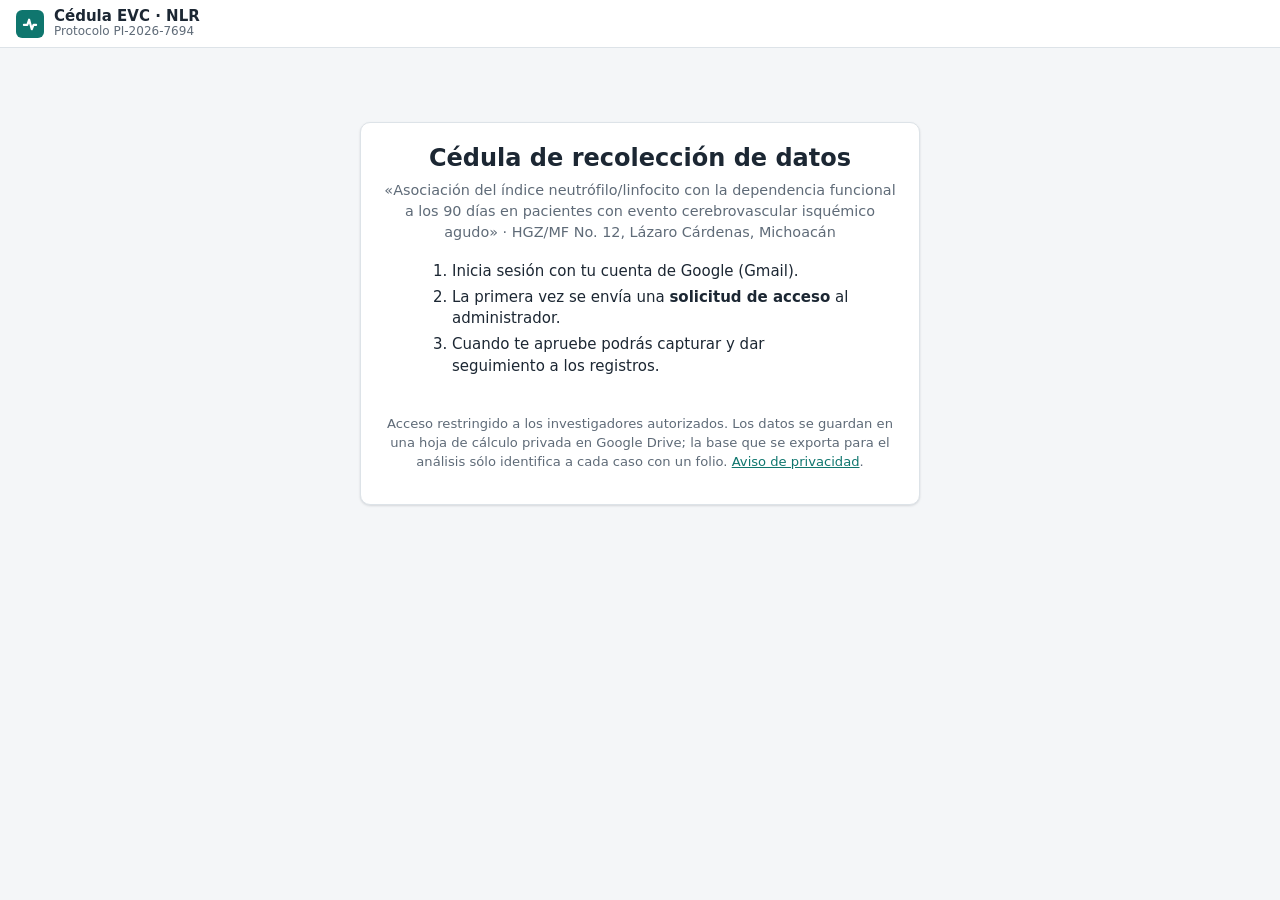
<file: docs/index.html>
<!doctype html>
<html lang="es">
<head>
  <meta charset="utf-8">
  <meta name="viewport" content="width=device-width, initial-scale=1">
  <meta name="robots" content="noindex, nofollow">
  <meta name="referrer" content="strict-origin-when-cross-origin">
  <title>Cédula EVC · NLR</title>
  <meta name="description" content="Cédula electrónica de recolección de datos del protocolo PI-2026-7694 (EVC isquémico agudo e índice neutrófilo/linfocito).">
  <link rel="icon" href="data:image/svg+xml,%3Csvg xmlns='http://www.w3.org/2000/svg' viewBox='0 0 32 32'%3E%3Crect width='32' height='32' rx='7' fill='%230f766e'/%3E%3Cpath d='M9 17h4l2-6 3 11 2-5h3' stroke='white' stroke-width='2.4' fill='none' stroke-linecap='round' stroke-linejoin='round'/%3E%3C/svg%3E">
  <link rel="apple-touch-icon" href="icons/icono-180.png">
  <link rel="manifest" href="manifest.webmanifest">
  <meta name="theme-color" content="#0f766e">
  <meta name="apple-mobile-web-app-title" content="Cédula EVC">
  <!-- ?v=… obliga a celulares y computadoras a descargar la versión nueva tras cada publicación -->
  <link rel="stylesheet" href="css/estilos.css?v=1.2.0">
  <script src="https://accounts.google.com/gsi/client" async defer></script>
</head>
<body>
  <header class="barra">
    <a class="marca" href="#/registros" aria-label="Inicio">
      <span class="logo" aria-hidden="true">
        <svg viewBox="0 0 32 32" width="28" height="28"><rect width="32" height="32" rx="7" fill="currentColor"/><path d="M9 17h4l2-6 3 11 2-5h3" stroke="#fff" stroke-width="2.4" fill="none" stroke-linecap="round" stroke-linejoin="round"/></svg>
      </span>
      <span class="marca-texto"><b>Cédula EVC · NLR</b><small>Protocolo PI-2026-7694</small></span>
    </a>
    <nav id="nav" class="nav" hidden>
      <a href="#/registros" data-vista="registros">Registros</a>
      <a href="#/nuevo" data-vista="nuevo">Nuevo</a>
      <a href="#/usuarios" data-vista="usuarios" class="solo-admin" hidden>Usuarios <span id="contador-pendientes" class="contador" hidden></span></a>
      <a href="#/exportar" data-vista="exportar" class="solo-admin" hidden>Exportar</a>
      <a href="#/ayuda" data-vista="ayuda">Ayuda</a>
    </nav>
    <div id="usuario" class="usuario" hidden>
      <span id="usuario-nombre" class="usuario-nombre"></span>
      <button id="btn-salir" class="boton secundario chico" type="button">Salir</button>
    </div>
  </header>

  <div id="banner-demo" class="banner-demo" hidden>
    <b>Modo demostración.</b> Los datos se guardan sólo en este navegador y no llegan a Google Drive.
    <a id="salir-demo" href="./" hidden>Salir e iniciar sesión con Google</a>
  </div>

  <main id="app">
    <!-- ===================== Inicio de sesión ===================== -->
    <section id="vista-login" class="vista" hidden>
      <div class="tarjeta login">
        <h1>Cédula de recolección de datos</h1>
        <p class="titulo-protocolo" id="titulo-protocolo"></p>
        <ol class="pasos-login">
          <li>Inicia sesión con tu cuenta de Google (Gmail).</li>
          <li>La primera vez se envía una <b>solicitud de acceso</b> al administrador.</li>
          <li>Cuando te apruebe podrás capturar y dar seguimiento a los registros.</li>
        </ol>
        <div id="aviso-navegador" class="aviso aviso-navegador" hidden></div>
        <div id="boton-google" class="boton-google"></div>
        <a id="enlace-real" class="boton primario" href="./" hidden>Iniciar sesión con Google</a>
        <button id="btn-demo" class="boton secundario" type="button" hidden>Entrar en modo demostración</button>
        <p class="nota">Acceso restringido a los investigadores autorizados. Los datos se guardan en una hoja de cálculo privada en Google Drive;
          la base que se exporta para el análisis sólo identifica a cada caso con un folio.
          <a href="privacidad.html">Aviso de privacidad</a>.</p>
      </div>
    </section>

    <!-- ===================== Pendiente de aprobación ===================== -->
    <section id="vista-pendiente" class="vista" hidden>
      <div class="tarjeta login">
        <h1 id="pendiente-titulo">Solicitud enviada</h1>
        <p id="pendiente-texto"></p>
        <div class="acciones-centro">
          <button id="btn-comprobar" class="boton primario" type="button">Volver a comprobar</button>
          <button id="btn-salir-2" class="boton secundario" type="button">Salir</button>
        </div>
      </div>
    </section>

    <!-- ===================== Lista de registros ===================== -->
    <section id="vista-registros" class="vista" hidden>
      <div class="cabecera-vista">
        <h2>Registros</h2>
        <a class="boton primario" href="#/nuevo">+ Nuevo registro</a>
      </div>
      <div id="resumen-registros" class="tarjetas-resumen"></div>
      <div class="filtros">
        <input id="buscar" type="search" placeholder="Buscar folio (EVC-001)…" aria-label="Buscar folio">
        <select id="filtro-estado" aria-label="Filtrar por seguimiento">
          <option value="">Todos los estados</option>
          <option value="en_ventana">En ventana de 90 días (contactar)</option>
          <option value="programado">Seguimiento programado</option>
          <option value="vencido">Ventana vencida</option>
          <option value="completo">Seguimiento completo</option>
          <option value="sin_fecha">Falta fecha del evento</option>
          <option value="no_incluido">No incluidos</option>
          <option value="eliminado">Eliminados</option>
        </select>
      </div>
      <div class="tabla-contenedor">
        <table id="tabla-registros" class="tabla">
          <thead>
            <tr><th>Folio</th><th>Fase</th><th>Evento</th><th>Dictamen</th><th>NIHSS</th><th>NLR</th><th>mRS 90</th><th>Seguimiento</th><th>Avance</th><th>Modificado</th></tr>
          </thead>
          <tbody></tbody>
        </table>
      </div>
    </section>

    <!-- ===================== Formulario ===================== -->
    <section id="vista-formulario" class="vista" hidden>
      <div class="cabecera-form">
        <a href="#/registros" class="enlace-volver">← Registros</a>
        <h2 id="titulo-form">Registro</h2>
        <div class="avance-global"><div class="barra-avance"><span id="avance-global-barra"></span></div><span id="avance-global-texto"></span></div>
      </div>
      <nav id="indice-secciones" class="indice-secciones" aria-label="Secciones del formulario"></nav>
      <div id="aviso-borrador" class="aviso" hidden></div>
      <form id="formulario" novalidate autocomplete="off"></form>
      <section id="seccion-archivos" class="seccion archivos" aria-labelledby="titulo-archivos">
        <div class="archivos-cabecera">
          <h3 id="titulo-archivos">Archivos adjuntos</h3>
          <span class="texto-tenue">PDF, fotos y videos (hasta 250 MB c/u). Se guardan en la carpeta de este folio en Google Drive.</span>
        </div>
        <label id="btn-adjuntar" class="boton primario" hidden>📎 Adjuntar archivos
          <input type="file" id="input-archivos" multiple accept="application/pdf,image/*,video/*" hidden>
        </label>
        <p id="archivos-aviso" class="texto-tenue"></p>
        <ul id="lista-subidas" class="lista-archivos"></ul>
        <ul id="lista-archivos" class="lista-archivos"></ul>
        <a id="enlace-carpeta" class="enlace-carpeta" target="_blank" rel="noopener" hidden>Abrir la carpeta de este folio en Google Drive ↗</a>
      </section>
      <div class="pie-guardar">
        <button id="btn-avisos" class="avisos-resumen" type="button" hidden></button>
        <span id="estado-guardado" class="estado-guardado"></span>
        <button id="btn-guardar" class="boton primario" type="button">Guardar registro</button>
      </div>
    </section>

    <!-- ===================== Usuarios (administrador) ===================== -->
    <section id="vista-usuarios" class="vista" hidden>
      <div class="cabecera-vista">
        <h2>Usuarios y solicitudes de acceso</h2>
      </div>
      <p class="texto-tenue">Aprueba sólo a las personas autorizadas por el protocolo. El rol <b>admin</b> permite aprobar usuarios y exportar la base.</p>
      <div class="tabla-contenedor">
        <table id="tabla-usuarios" class="tabla">
          <thead><tr><th>Cuenta</th><th>Estado</th><th>Rol</th><th>Solicitud</th><th>Último acceso</th><th>Acciones</th></tr></thead>
          <tbody></tbody>
        </table>
      </div>
    </section>

    <!-- ===================== Exportar (administrador) ===================== -->
    <section id="vista-exportar" class="vista" hidden>
      <div class="cabecera-vista"><h2>Exportar a SPSS</h2></div>
      <div id="resumen-exportar" class="tarjetas-resumen"></div>
      <div class="tarjeta">
        <ol class="pasos-exportar">
          <li><b>Descarga la base</b> (CSV con valores codificados, una fila por paciente).
            <div><button id="btn-csv" class="boton primario" type="button">Descargar base (.csv)</button></div></li>
          <li><b>Descarga la sintaxis</b> el mismo día (contiene el nombre del CSV, las etiquetas de variables y de valores y el nivel de medición).
            <div><button id="btn-sps" class="boton primario" type="button">Descargar sintaxis SPSS (.sps)</button></div></li>
          <li>Guarda ambos archivos en una carpeta, por ejemplo <code>C:\SPSS\Protocolo_EVC</code>.</li>
          <li>En <b>SPSS 27</b>: Archivo → Abrir → Sintaxis… → elige el .sps, escribe la ruta de tu carpeta en la línea <code>CD</code> y usa Ejecutar → Todo.
            Se crea <code>base_evc.sav</code> listo para el análisis.</li>
        </ol>
        <p id="enlace-hoja" class="texto-tenue"></p>
      </div>
    </section>

    <!-- ===================== Ayuda ===================== -->
    <section id="vista-ayuda" class="vista" hidden>
      <div class="cabecera-vista"><h2>Ayuda</h2></div>
      <div class="tarjeta prosa">
        <h3>Flujo de trabajo</h3>
        <ol>
          <li><b>Nuevo registro:</b> el folio se propone automáticamente (EVC-001, EVC-002…). Verifica los criterios de selección: el dictamen se calcula solo.</li>
          <li>Captura las secciones II a VI desde el expediente clínico electrónico. El NLR, su categoría, la categoría NIHSS, el tiempo síntomas-puerta y la ventana de seguimiento se calculan automáticamente.</li>
          <li>Puedes <b>guardar con datos incompletos</b> y volver después. La lista de registros indica cuándo abre la ventana de 90 ± 14 días de cada paciente.</li>
          <li><b>Seguimiento a 90 días:</b> abre el registro, captura la fuente de información, la mRS (usa el asistente de entrevista telefónica del Anexo 6 si aplica) y la mortalidad.</li>
        </ol>
        <h3>Usar en el celular (iPhone y Android)</h3>
        <ol>
          <li>Abre <b>https://davmz86.github.io/protocolo-ictus-inl/</b> en <b>Safari</b> (iPhone) o <b>Chrome</b> (Android).
            Si llegó por WhatsApp, Facebook u otra app, usa «Abrir en el navegador»: dentro de esas apps Google puede bloquear el inicio de sesión.</li>
          <li>Toca <b>Acceder con Google</b> y elige tu cuenta. Si no aparece la ventana de Google, permite las ventanas emergentes para este sitio.</li>
          <li>Para tenerla como app: iPhone → botón <b>Compartir</b> → «Agregar a pantalla de inicio»; Android → menú <b>⋮</b> → «Agregar a la pantalla principal».</li>
          <li>Si ves «Modo demostración», toca «Salir e iniciar sesión con Google» o abre la dirección sin <code>?demo</code> al final.</li>
        </ol>
        <h3>Confidencialidad</h3>
        <p>El nombre, el NSS y el teléfono del paciente (marcados 🔒) sirven sólo para localizar el expediente y hacer el seguimiento.
          Se guardan aparte, en la hoja «Identificacion», y <b>nunca</b> se incluyen en la exportación a SPSS ni en la lista de registros.
          No los escribas en otros campos (por ejemplo, en observaciones). Los archivos adjuntos pueden contener datos personales:
          súbelos sólo cuando sean necesarios para el protocolo.</p>
        <h3>Escala de Rankin modificada (Anexo 4)</h3>
        <div id="tabla-mrs"></div>
        <h3>Diccionario de variables</h3>
        <p class="texto-tenue">Nombre de la variable en la hoja de datos y en SPSS, etiqueta y codificación.</p>
        <div class="tabla-contenedor"><table id="tabla-diccionario" class="tabla compacta"></table></div>
      </div>
    </section>
  </main>

  <div id="modal" class="modal-fondo" hidden></div>
  <div id="cargando" class="cargando-global" hidden><div class="giro"></div><span id="cargando-texto">Cargando…</span></div>
  <div id="toast" class="toast" role="status" aria-live="polite" hidden></div>

  <script src="js/config.js?v=1.2.0"></script>
  <script src="js/esquema.js?v=1.2.0"></script>
  <script src="js/spss.js?v=1.2.0"></script>
  <script src="js/app.js?v=1.2.0"></script>
</body>
</html>
</file>
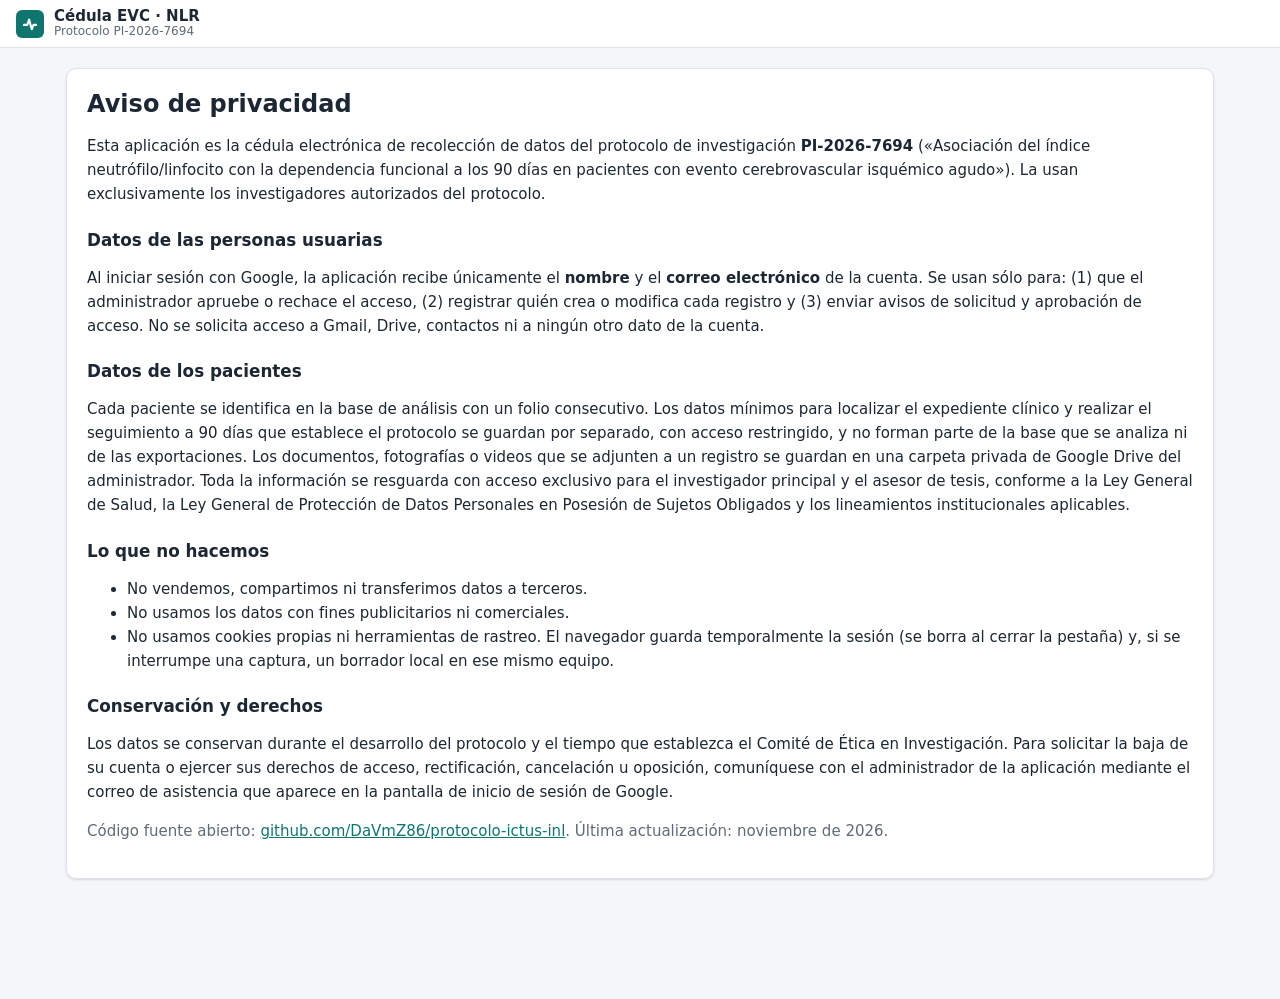
<file: docs/privacidad.html>
<!doctype html>
<html lang="es">
<head>
  <meta charset="utf-8">
  <meta name="viewport" content="width=device-width, initial-scale=1">
  <title>Aviso de privacidad · Cédula EVC</title>
  <link rel="stylesheet" href="css/estilos.css">
</head>
<body>
  <header class="barra">
    <a class="marca" href="./">
      <span class="logo" aria-hidden="true">
        <svg viewBox="0 0 32 32" width="28" height="28"><rect width="32" height="32" rx="7" fill="currentColor"/><path d="M9 17h4l2-6 3 11 2-5h3" stroke="#fff" stroke-width="2.4" fill="none" stroke-linecap="round" stroke-linejoin="round"/></svg>
      </span>
      <span class="marca-texto"><b>Cédula EVC · NLR</b><small>Protocolo PI-2026-7694</small></span>
    </a>
  </header>
  <main>
    <div class="tarjeta prosa">
      <h1>Aviso de privacidad</h1>
      <p>Esta aplicación es la cédula electrónica de recolección de datos del protocolo de investigación
        <b>PI-2026-7694</b> («Asociación del índice neutrófilo/linfocito con la dependencia funcional a los 90 días en pacientes
        con evento cerebrovascular isquémico agudo»). La usan exclusivamente los investigadores autorizados del protocolo.</p>

      <h3>Datos de las personas usuarias</h3>
      <p>Al iniciar sesión con Google, la aplicación recibe únicamente el <b>nombre</b> y el <b>correo electrónico</b> de la cuenta.
        Se usan sólo para: (1) que el administrador apruebe o rechace el acceso, (2) registrar quién crea o modifica cada registro
        y (3) enviar avisos de solicitud y aprobación de acceso. No se solicita acceso a Gmail, Drive, contactos ni a ningún otro dato de la cuenta.</p>

      <h3>Datos de los pacientes</h3>
      <p>Cada paciente se identifica en la base de análisis con un folio consecutivo. Los datos mínimos para localizar el expediente clínico y
        realizar el seguimiento a 90 días que establece el protocolo se guardan por separado, con acceso restringido, y no forman parte de la
        base que se analiza ni de las exportaciones. Los documentos, fotografías o videos que se adjunten a un registro se guardan en una carpeta
        privada de Google Drive del administrador. Toda la información se resguarda con acceso exclusivo para el investigador principal y el
        asesor de tesis, conforme a la Ley General de Salud, la Ley General de Protección de Datos Personales en Posesión de Sujetos Obligados y
        los lineamientos institucionales aplicables.</p>

      <h3>Lo que no hacemos</h3>
      <ul>
        <li>No vendemos, compartimos ni transferimos datos a terceros.</li>
        <li>No usamos los datos con fines publicitarios ni comerciales.</li>
        <li>No usamos cookies propias ni herramientas de rastreo. El navegador guarda temporalmente la sesión (se borra al cerrar la pestaña)
          y, si se interrumpe una captura, un borrador local en ese mismo equipo.</li>
      </ul>

      <h3>Conservación y derechos</h3>
      <p>Los datos se conservan durante el desarrollo del protocolo y el tiempo que establezca el Comité de Ética en Investigación.
        Para solicitar la baja de su cuenta o ejercer sus derechos de acceso, rectificación, cancelación u oposición, comuníquese con el
        administrador de la aplicación mediante el correo de asistencia que aparece en la pantalla de inicio de sesión de Google.</p>

      <p class="texto-tenue">Código fuente abierto: <a href="https://github.com/DaVmZ86/protocolo-ictus-inl">github.com/DaVmZ86/protocolo-ictus-inl</a>.
        Última actualización: noviembre de 2026.</p>
    </div>
  </main>
</body>
</html>
</file>
<file: docs/css/estilos.css>
/* Cédula EVC · NLR — estilos */
:root {
  --primario: #0f766e;
  --primario-oscuro: #0b5a54;
  --primario-claro: #e3f4f1;
  --fondo: #f4f6f8;
  --superficie: #ffffff;
  --borde: #dde3e8;
  --texto: #1c2733;
  --tenue: #5f6b78;
  --error: #b42318;
  --error-claro: #fdecea;
  --aviso: #9a5b00;
  --aviso-claro: #fff4e0;
  --ok: #157f3b;
  --ok-claro: #e6f6ec;
  --info: #1d5fbf;
  --info-claro: #e8f0fd;
  --radio: 10px;
  --sombra: 0 1px 2px rgba(16, 24, 40, .06), 0 1px 3px rgba(16, 24, 40, .08);
  color-scheme: light;
}

* { box-sizing: border-box; }
html { -webkit-text-size-adjust: 100%; }
body {
  margin: 0;
  font-family: system-ui, -apple-system, "Segoe UI", Roboto, "Helvetica Neue", Arial, sans-serif;
  font-size: 15px;
  line-height: 1.45;
  color: var(--texto);
  background: var(--fondo);
}
h1, h2, h3, h4 { line-height: 1.25; margin: 0 0 .5em; }
h1 { font-size: 1.5rem; }
h2 { font-size: 1.3rem; }
h3 { font-size: 1.05rem; margin-top: 1.4em; }
a { color: var(--primario); }
code { background: #eef1f4; padding: 1px 5px; border-radius: 4px; font-size: .9em; }
[hidden] { display: none !important; }

/* ---------- Barra superior ---------- */
.barra {
  position: sticky; top: 0; z-index: 20;
  display: flex; align-items: center; gap: 16px; flex-wrap: wrap;
  padding: 8px 16px;
  background: var(--superficie);
  border-bottom: 1px solid var(--borde);
}
.marca { display: flex; align-items: center; gap: 10px; text-decoration: none; color: var(--texto); }
.logo { color: var(--primario); display: flex; }
.marca-texto { display: flex; flex-direction: column; line-height: 1.15; }
.marca-texto small { color: var(--tenue); font-size: .75rem; }
.nav { display: flex; gap: 4px; flex-wrap: wrap; flex: 1; }
.nav a {
  padding: 7px 12px; border-radius: 8px; text-decoration: none; color: var(--tenue); font-weight: 500; white-space: nowrap;
}
.nav a:hover { background: var(--fondo); color: var(--texto); }
.nav a.activo { background: var(--primario-claro); color: var(--primario-oscuro); }
.contador {
  display: inline-block; min-width: 20px; padding: 0 6px; margin-left: 4px;
  border-radius: 10px; background: var(--error); color: #fff; font-size: .75rem; text-align: center;
}
.usuario { display: flex; align-items: center; gap: 10px; margin-left: auto; }
.usuario-nombre { color: var(--tenue); font-size: .85rem; max-width: 220px; overflow: hidden; text-overflow: ellipsis; white-space: nowrap; }

.banner-demo {
  padding: 8px 16px; background: var(--aviso-claro); color: var(--aviso);
  border-bottom: 1px solid #f3d9a8; font-size: .9rem; text-align: center;
}

main { max-width: 1180px; margin: 0 auto; padding: 20px 16px 120px; }

/* ---------- Tarjetas y botones ---------- */
.tarjeta {
  background: var(--superficie); border: 1px solid var(--borde); border-radius: var(--radio);
  padding: 20px; box-shadow: var(--sombra);
}
.tarjeta.login { max-width: 560px; margin: 6vh auto 0; text-align: center; }
.tarjeta.login h1 { margin-bottom: .3em; }
.titulo-protocolo { color: var(--tenue); font-size: .9rem; margin-top: 0; }
.pasos-login { text-align: left; margin: 18px auto; max-width: 420px; padding-left: 22px; }
.pasos-login li { margin: 4px 0; }
.boton-google { display: flex; justify-content: center; min-height: 44px; margin: 16px 0; }
.boton-google:empty { min-height: 0; margin: 0; }
.tarjeta.login .boton { margin: 6px 4px; }
.aviso-navegador { text-align: left; margin: 14px 0 4px; font-size: .9rem; }
.banner-demo a { margin-left: 8px; font-weight: 700; color: var(--primario-oscuro); }
.nota { color: var(--tenue); font-size: .82rem; margin-top: 18px; }
.acciones-centro { display: flex; gap: 10px; justify-content: center; flex-wrap: wrap; margin-top: 16px; }

.boton {
  display: inline-flex; align-items: center; justify-content: center; gap: 6px;
  padding: 9px 16px; border-radius: 8px; border: 1px solid transparent;
  font: inherit; font-weight: 600; cursor: pointer; text-decoration: none; white-space: nowrap;
}
.boton:disabled { opacity: .55; cursor: not-allowed; }
.boton.primario { background: var(--primario); color: #fff; }
.boton.primario:hover:not(:disabled) { background: var(--primario-oscuro); }
.boton.secundario { background: var(--superficie); color: var(--texto); border-color: var(--borde); }
.boton.secundario:hover:not(:disabled) { background: var(--fondo); }
.boton.peligro { background: var(--superficie); color: var(--error); border-color: #f0c4bf; }
.boton.chico { padding: 5px 10px; font-size: .85rem; }
.enlace { background: none; border: 0; padding: 0; color: var(--primario); font: inherit; font-size: .88rem; cursor: pointer; text-decoration: underline; }

.cabecera-vista { display: flex; align-items: center; justify-content: space-between; gap: 12px; flex-wrap: wrap; margin-bottom: 14px; }
.cabecera-vista h2 { margin: 0; }
.texto-tenue { color: var(--tenue); }

/* ---------- Resumen ---------- */
.tarjetas-resumen { display: grid; grid-template-columns: repeat(auto-fill, minmax(150px, 1fr)); gap: 10px; margin-bottom: 14px; }
.dato {
  background: var(--superficie); border: 1px solid var(--borde); border-radius: var(--radio); padding: 12px 14px;
}
.dato b { display: block; font-size: 1.45rem; line-height: 1.1; }
.dato span { color: var(--tenue); font-size: .8rem; }
.dato.destacado { border-color: #a9d8cf; background: var(--primario-claro); }
.dato.alerta { border-color: #f3d9a8; background: var(--aviso-claro); }

.filtros { display: flex; gap: 10px; flex-wrap: wrap; margin-bottom: 10px; }
.filtros input, .filtros select { flex: 1 1 220px; }

input[type=text], input[type=search], input[type=number], input[type=date], input[type=time], select, textarea {
  width: 100%; padding: 8px 10px; border: 1px solid #c9d2da; border-radius: 8px;
  font: inherit; color: var(--texto); background: #fff;
}
input:focus, select:focus, textarea:focus { outline: 2px solid #8fd3c7; outline-offset: 0; border-color: var(--primario); }
input[readonly] { background: #f1f4f6; color: var(--tenue); }
textarea { resize: vertical; }

/* ---------- Tablas ---------- */
.tabla-contenedor { overflow-x: auto; background: var(--superficie); border: 1px solid var(--borde); border-radius: var(--radio); }
.tabla { width: 100%; border-collapse: collapse; font-size: .9rem; }
.tabla th, .tabla td { padding: 9px 12px; text-align: left; border-bottom: 1px solid #edf0f3; white-space: nowrap; vertical-align: middle; }
.tabla th { background: #f8fafb; font-weight: 600; color: var(--tenue); font-size: .8rem; text-transform: uppercase; letter-spacing: .02em; }
.tabla tbody tr:last-child td { border-bottom: 0; }
.tabla tbody tr.clic { cursor: pointer; }
.tabla tbody tr.clic:hover { background: #f6fbfa; }
.tabla .vacio, .tabla .cargando { text-align: center; color: var(--tenue); padding: 26px; white-space: normal; }
.tabla.compacta td, .tabla.compacta th { padding: 6px 10px; white-space: normal; vertical-align: top; }
.tabla.compacta td:first-child { font-family: ui-monospace, Consolas, monospace; white-space: nowrap; }
.mini-barra { width: 70px; height: 6px; background: #e6eaee; border-radius: 3px; display: inline-block; vertical-align: middle; margin-right: 6px; overflow: hidden; }
.mini-barra span { display: block; height: 100%; background: var(--primario); }

.insignia {
  display: inline-block; padding: 2px 8px; border-radius: 999px; font-size: .75rem; font-weight: 600;
  background: #eef1f4; color: var(--tenue); vertical-align: middle;
}
.insignia.ok { background: var(--ok-claro); color: var(--ok); }
.insignia.aviso { background: var(--aviso-claro); color: var(--aviso); }
.insignia.error { background: var(--error-claro); color: var(--error); }
.insignia.info { background: var(--info-claro); color: var(--info); }
.insignia.primario { background: var(--primario-claro); color: var(--primario-oscuro); }

/* ---------- Formulario ---------- */
.cabecera-form { display: flex; align-items: center; gap: 14px; flex-wrap: wrap; margin-bottom: 10px; }
.cabecera-form h2 { margin: 0; flex: 1; }
.enlace-volver { text-decoration: none; font-weight: 600; }
.avance-global { display: flex; align-items: center; gap: 8px; color: var(--tenue); font-size: .85rem; }
.barra-avance { width: 140px; height: 8px; background: #e2e7eb; border-radius: 4px; overflow: hidden; }
.barra-avance span { display: block; height: 100%; width: 0; background: var(--primario); transition: width .2s; }

.indice-secciones {
  position: sticky; top: 57px; z-index: 10;
  display: flex; gap: 6px; overflow-x: auto; padding: 8px 0; margin-bottom: 8px;
  background: var(--fondo); scrollbar-width: none;
}
.indice-secciones::-webkit-scrollbar { display: none; }
.indice-secciones a {
  flex: none; padding: 5px 10px; border-radius: 999px; border: 1px solid var(--borde); background: var(--superficie);
  font-size: .8rem; text-decoration: none; color: var(--texto);
}
.indice-secciones a.completa { border-color: #9fd5c8; background: var(--primario-claro); }

.seccion {
  background: var(--superficie); border: 1px solid var(--borde); border-radius: var(--radio);
  margin-bottom: 14px; box-shadow: var(--sombra); scroll-margin-top: 110px;
}
.seccion > summary {
  display: flex; align-items: center; justify-content: space-between; gap: 10px;
  padding: 14px 18px; cursor: pointer; list-style: none; font-weight: 700;
}
.seccion > summary::-webkit-details-marker { display: none; }
.seccion > summary::after { content: '▾'; color: var(--tenue); margin-left: 6px; }
.seccion:not([open]) > summary::after { content: '▸'; }
.seccion > summary .titulo-sec { flex: 1; }
.campos {
  display: grid; grid-template-columns: repeat(auto-fill, minmax(250px, 1fr)); gap: 16px 22px;
  padding: 4px 18px 20px; border-top: 1px solid #edf0f3;
}
.grupo { grid-column: 1 / -1; margin: 12px 0 -4px; font-size: .85rem; text-transform: uppercase; letter-spacing: .03em; color: var(--primario-oscuro); }
.campo { display: flex; flex-direction: column; gap: 5px; min-width: 0; scroll-margin-top: 120px; }
.campo.fila { grid-column: 1 / -1; }
.etiqueta { font-weight: 600; font-size: .92rem; }
.etiqueta .insignia { margin-left: 4px; font-weight: 600; }
.ayuda { margin: 0; color: var(--tenue); font-size: .8rem; }
.msj-error { margin: 0; color: var(--error); font-size: .82rem; font-weight: 500; }
.campo.con-error input, .campo.con-error select, .campo.con-error textarea { border-color: var(--error); background: #fffafa; }
.campo.con-error .opciones { outline: 1px solid var(--error); outline-offset: 3px; border-radius: 6px; }
.campo.con-aviso .etiqueta::after { content: ' ⚠'; color: var(--aviso); }

.con-unidad { display: flex; align-items: center; gap: 8px; }
.con-unidad input { flex: 1; min-width: 0; }
.unidad { color: var(--tenue); font-size: .85rem; white-space: nowrap; }

.opciones { display: flex; flex-wrap: wrap; gap: 6px; }
.campo.fila .opciones.vertical { flex-direction: column; }
.opcion { position: relative; display: inline-flex; cursor: pointer; }
.opcion input { position: absolute; opacity: 0; pointer-events: none; }
.opcion span {
  display: inline-flex; align-items: baseline; gap: 6px;
  padding: 6px 12px; border: 1px solid #c9d2da; border-radius: 8px; background: #fff; font-size: .9rem;
  transition: background .1s, border-color .1s;
}
.opcion span b { font-family: ui-monospace, Consolas, monospace; color: var(--tenue); font-weight: 600; }
.opcion:hover span { border-color: var(--primario); }
.opcion input:checked + span { background: var(--primario); border-color: var(--primario); color: #fff; }
.opcion input:checked + span b { color: #d4f1eb; }
.opcion input:focus-visible + span { outline: 2px solid #8fd3c7; outline-offset: 1px; }

.valor-calculado {
  display: block; padding: 8px 10px; border-radius: 8px; background: #f1f6f5; border: 1px dashed #b8d9d2;
  font-weight: 600; min-height: 38px;
}
.valor-calculado.vacio { color: var(--tenue); font-weight: 400; }
.valor-calculado.alto { background: var(--aviso-claro); border-color: #f0cf95; color: var(--aviso); }

.aviso {
  display: flex; align-items: center; gap: 12px; flex-wrap: wrap;
  padding: 10px 14px; margin-bottom: 12px; border-radius: var(--radio);
  background: var(--info-claro); color: #173f78; border: 1px solid #c4d7f5;
}

.pie-guardar {
  position: fixed; left: 0; right: 0; bottom: 0; z-index: 15;
  display: flex; align-items: center; justify-content: flex-end; gap: 12px; flex-wrap: wrap;
  padding: 10px 16px; background: rgba(255, 255, 255, .97); border-top: 1px solid var(--borde);
  box-shadow: 0 -2px 8px rgba(16, 24, 40, .06);
}
.estado-guardado { color: var(--tenue); font-size: .85rem; }
.avisos-resumen {
  margin-right: auto; background: var(--aviso-claro); color: var(--aviso); border: 1px solid #f3d9a8;
  border-radius: 8px; padding: 6px 12px; font: inherit; font-size: .85rem; font-weight: 600; cursor: pointer;
}
.avisos-resumen.errores { background: var(--error-claro); color: var(--error); border-color: #f0c4bf; }

/* ---------- Modal ---------- */
.modal-fondo {
  position: fixed; inset: 0; z-index: 50; background: rgba(16, 24, 40, .45);
  display: flex; align-items: flex-start; justify-content: center; padding: 5vh 16px; overflow-y: auto;
}
.modal {
  width: 100%; max-width: 640px; background: var(--superficie); border-radius: 12px;
  box-shadow: 0 20px 40px rgba(16, 24, 40, .25);
}
.modal h3 { margin: 0; padding: 16px 20px; border-bottom: 1px solid var(--borde); }
.modal-cuerpo { padding: 16px 20px; }
.modal-pie { display: flex; justify-content: flex-end; gap: 10px; padding: 12px 20px; border-top: 1px solid var(--borde); flex-wrap: wrap; }
.lista-nihss { display: grid; gap: 6px; }
.fila-nihss { display: grid; grid-template-columns: 1fr 90px; gap: 10px; align-items: center; font-size: .9rem; }
.total-asistente { font-size: 1.1rem; margin-top: 12px; }
.pregunta-mrs { font-size: 1.05rem; font-weight: 600; margin: 8px 0 14px; }
.lista-avisos { margin: 0; padding-left: 20px; }
.lista-avisos li { margin: 6px 0; }
.lista-avisos a { cursor: pointer; }

/* ---------- Carga y toast ---------- */
.cargando-global {
  position: fixed; inset: 0; z-index: 60; background: rgba(244, 246, 248, .75);
  display: flex; align-items: center; justify-content: center; gap: 12px; font-weight: 600; color: var(--tenue);
}
.giro { width: 26px; height: 26px; border-radius: 50%; border: 3px solid #cfe4e0; border-top-color: var(--primario); animation: giro .8s linear infinite; }
@keyframes giro { to { transform: rotate(360deg); } }
.toast {
  position: fixed; left: 50%; bottom: 76px; transform: translateX(-50%); z-index: 70;
  max-width: min(92vw, 560px); padding: 11px 18px; border-radius: 10px;
  background: #1c2733; color: #fff; box-shadow: 0 8px 24px rgba(0, 0, 0, .2); font-weight: 500;
}
.toast.ok { background: var(--ok); }
.toast.error { background: var(--error); }

.prosa { line-height: 1.6; }
.prosa h3:first-child { margin-top: 0; }
.pasos-exportar li { margin: 10px 0; }
.pasos-exportar li > div { margin-top: 6px; }

/* Datos de localización (confidenciales) */
.campo-confidencial input { background: #fffaf4; border-color: #e8c9a0; }
.en-mayusculas input { text-transform: uppercase; }
.insignia.confidencial { background: #fdecea; color: #8a1c12; }
.enlaces-tel { display: flex; gap: 6px; flex-wrap: wrap; }
.enlaces-tel:empty { display: none; }

/* Archivos adjuntos */
.seccion.archivos { padding: 16px 18px 18px; }
.archivos-cabecera { display: flex; align-items: baseline; gap: 10px; flex-wrap: wrap; margin-bottom: 10px; }
.archivos-cabecera h3 { margin: 0; font-size: 1rem; }
.archivos-cabecera span { font-size: .82rem; }
#btn-adjuntar { cursor: pointer; }
.lista-archivos { list-style: none; margin: 8px 0 0; padding: 0; }
.lista-archivos:empty { display: none; }
.archivo { display: flex; align-items: center; gap: 10px; padding: 8px 0; border-top: 1px solid #edf0f3; }
.icono-archivo { font-size: 1.4rem; flex: none; }
.archivo-info { flex: 1; min-width: 0; display: flex; flex-direction: column; gap: 2px; }
.archivo-info a, .archivo-info b { overflow: hidden; text-overflow: ellipsis; white-space: nowrap; }
.archivo-info small { color: var(--tenue); }
.archivo.con-error .estado-subida { color: var(--error); font-weight: 600; }
.barra-avance.ancha { width: 100%; margin-top: 4px; }
.enlace-carpeta { display: inline-block; margin-top: 10px; font-size: .88rem; }

@media (max-width: 640px) {
  body { font-size: 14.5px; }
  .barra { gap: 8px; padding: 8px 12px; }
  .nav { order: 3; flex-basis: 100%; overflow-x: auto; flex-wrap: nowrap; }
  .usuario-nombre { display: none; }
  main { padding: 14px 12px 120px; }
  .campos { grid-template-columns: 1fr; padding: 4px 14px 18px; }
  .indice-secciones { top: 98px; }
  .seccion { scroll-margin-top: 150px; }
  .barra-avance { width: 90px; }
  .pie-guardar { justify-content: space-between; }
  .estado-guardado { display: none; }
}
@media print {
  .barra, .pie-guardar, .indice-secciones, .banner-demo { display: none !important; }
  .seccion { break-inside: avoid; box-shadow: none; }
}
</file>
